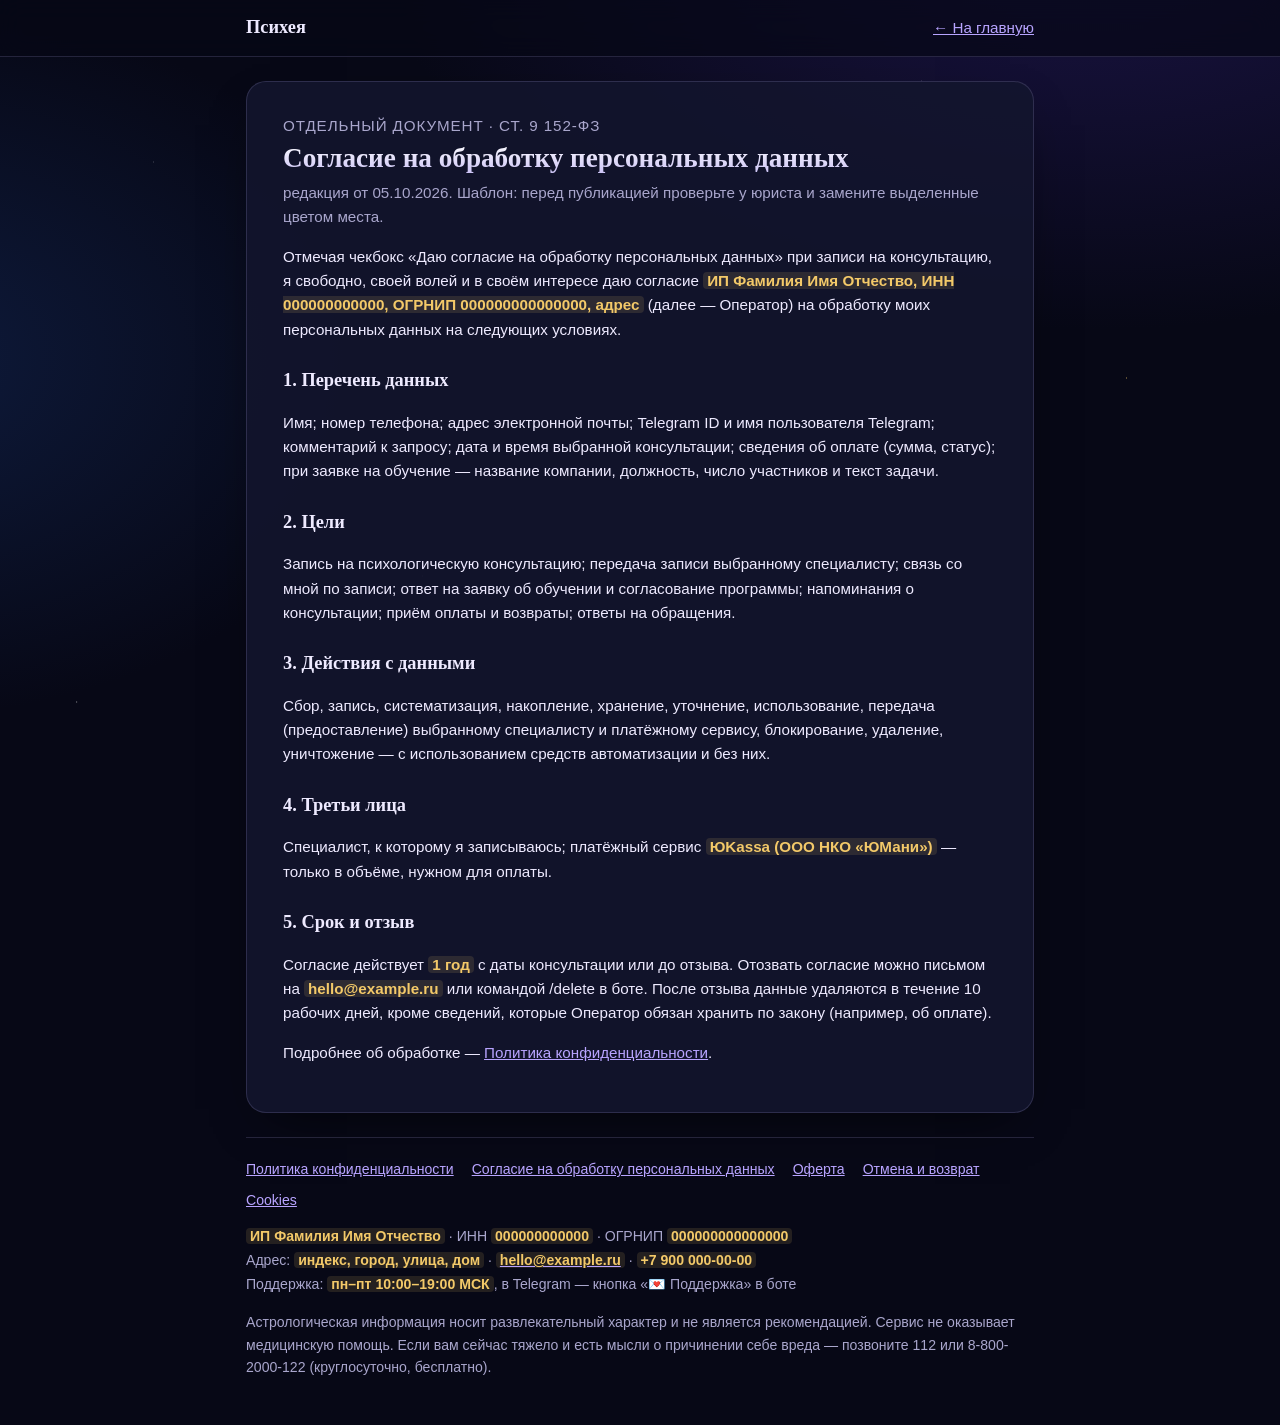
<file: consent.html>
<!doctype html>
<html lang="ru">
<head>
<meta charset="utf-8">
<meta name="viewport" content="width=device-width, initial-scale=1">
<title>Согласие на обработку персональных данных — Психея</title>
<link rel="stylesheet" href="legal.css">
</head>
<body>
<a class="skip" href="#doc">К тексту документа</a>
<header class="site-head"><div class="wrap">
  <a class="brand" href="./">Психея</a>
  <a class="back" href="./">← На главную</a>
</div></header>
<main id="doc" class="wrap">
<article class="doc">
<p class="eyebrow">Отдельный документ · ст. 9 152-ФЗ</p>
<h1>Согласие на обработку персональных данных</h1>
<p class="meta">редакция от 05.10.2026. Шаблон: перед публикацией проверьте у юриста и замените выделенные цветом места.</p>
<p>Отмечая чекбокс «Даю согласие на обработку персональных данных» при записи на консультацию, я свободно,
своей волей и в своём интересе даю согласие <mark>ИП Фамилия Имя Отчество, ИНН 000000000000, ОГРНИП 000000000000000, адрес</mark> (далее — Оператор) на обработку моих персональных данных
на следующих условиях.</p>

<h2>1. Перечень данных</h2>
<p>Имя; номер телефона; адрес электронной почты; Telegram ID и имя пользователя Telegram; комментарий к запросу;
дата и время выбранной консультации; сведения об оплате (сумма, статус); при заявке на обучение — название
компании, должность, число участников и текст задачи.</p>

<h2>2. Цели</h2>
<p>Запись на психологическую консультацию; передача записи выбранному специалисту; связь со мной по записи; ответ на заявку об обучении и согласование программы;
напоминания о консультации; приём оплаты и возвраты; ответы на обращения.</p>

<h2>3. Действия с данными</h2>
<p>Сбор, запись, систематизация, накопление, хранение, уточнение, использование, передача (предоставление)
выбранному специалисту и платёжному сервису, блокирование, удаление, уничтожение — с использованием средств
автоматизации и без них.</p>

<h2>4. Третьи лица</h2>
<p>Специалист, к которому я записываюсь; платёжный сервис <mark>ЮKassa (ООО НКО «ЮМани»)</mark> —
только в объёме, нужном для оплаты.</p>

<h2>5. Срок и отзыв</h2>
<p>Согласие действует <mark>1 год</mark> с даты консультации или до отзыва. Отозвать согласие можно письмом на
<mark>hello@example.ru</mark> или командой /delete в боте. После отзыва данные удаляются в течение 10 рабочих дней,
кроме сведений, которые Оператор обязан хранить по закону (например, об оплате).</p>

<p>Подробнее об обработке — <a href="privacy.html">Политика конфиденциальности</a>.</p>
</article>
</main>
<div class="wrap">
<footer class="site-foot">
  <nav class="doc-links" aria-label="Документы">
    <a href="privacy.html">Политика конфиденциальности</a>
    <a href="consent.html">Согласие на обработку персональных данных</a>
    <a href="terms.html">Оферта</a>
    <a href="refund.html">Отмена и возврат</a>
    <a href="cookies.html">Cookies</a>
  </nav>
  <p class="company">
    <mark>ИП Фамилия Имя Отчество</mark> · ИНН <mark>000000000000</mark> · ОГРНИП <mark>000000000000000</mark><br>
    Адрес: <mark>индекс, город, улица, дом</mark> · <a href="mailto:hello@example.ru"><mark>hello@example.ru</mark></a> ·
    <mark>+7 900 000-00-00</mark><br>
    Поддержка: <mark>пн–пт 10:00–19:00 МСК</mark>, в Telegram — кнопка «💌 Поддержка» в боте
  </p>
  <p>Астрологическая информация носит развлекательный характер и не является рекомендацией.
  Сервис не оказывает медицинскую помощь. Если вам сейчас тяжело и есть мысли о причинении себе вреда —
  позвоните 112 или 8-800-2000-122 (круглосуточно, бесплатно).</p>
</footer>
</div>
</body>
</html>
</file>
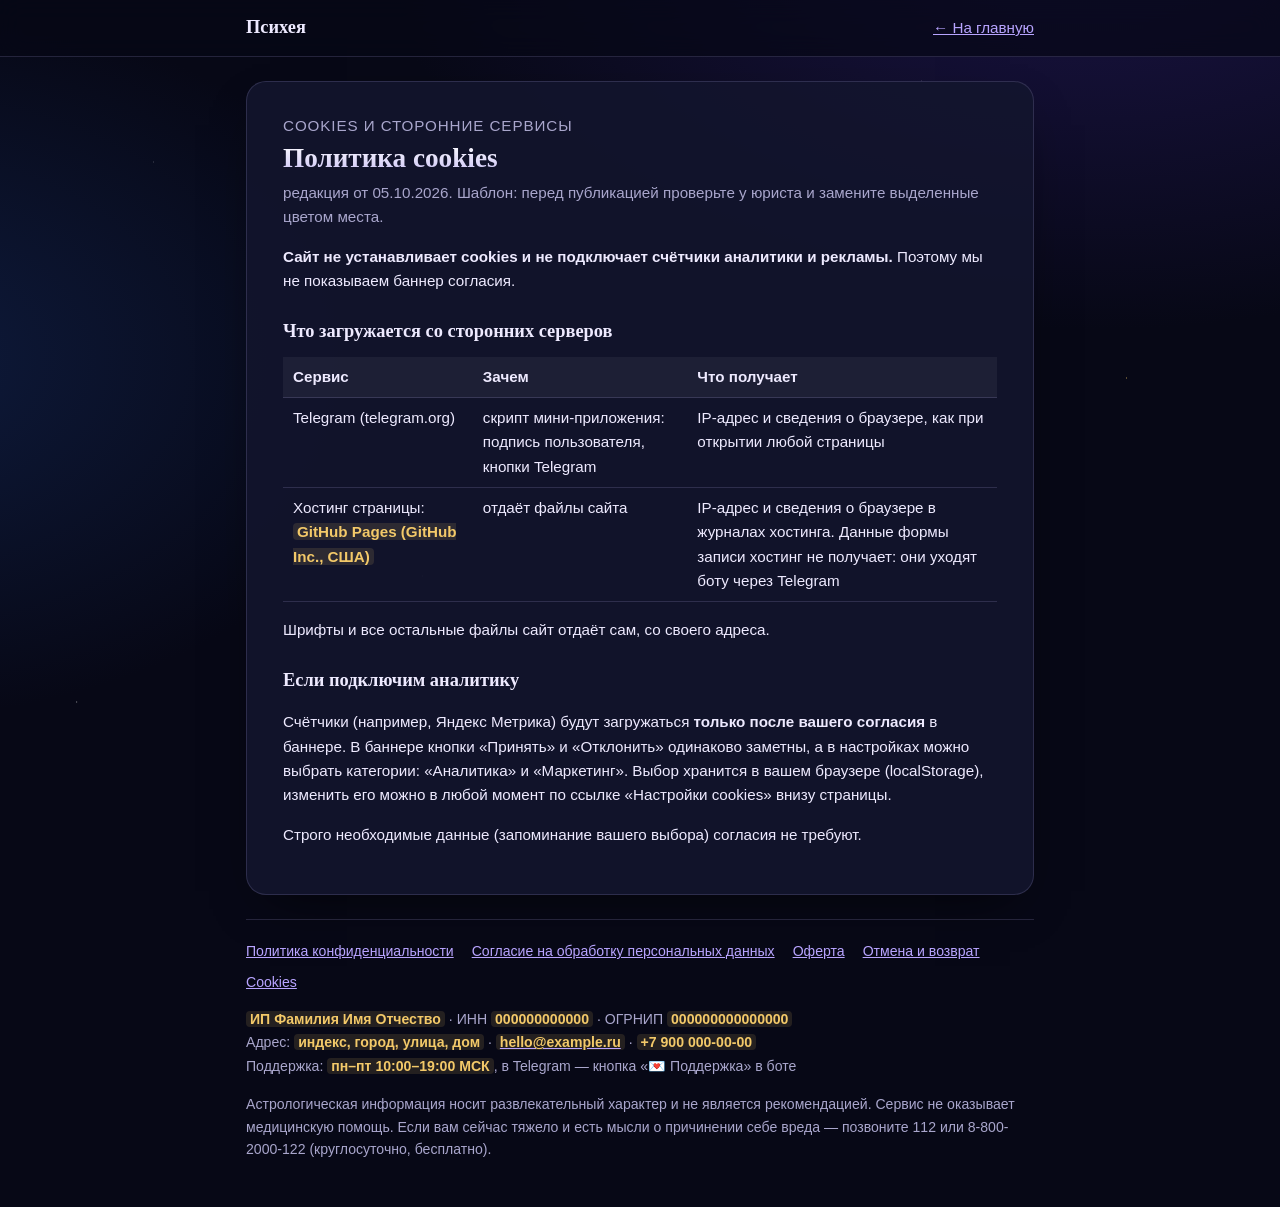
<file: cookies.html>
<!doctype html>
<html lang="ru">
<head>
<meta charset="utf-8">
<meta name="viewport" content="width=device-width, initial-scale=1">
<title>Политика cookies — Психея</title>
<link rel="stylesheet" href="legal.css">
</head>
<body>
<a class="skip" href="#doc">К тексту документа</a>
<header class="site-head"><div class="wrap">
  <a class="brand" href="./">Психея</a>
  <a class="back" href="./">← На главную</a>
</div></header>
<main id="doc" class="wrap">
<article class="doc">
<p class="eyebrow">Cookies и сторонние сервисы</p>
<h1>Политика cookies</h1>
<p class="meta">редакция от 05.10.2026. Шаблон: перед публикацией проверьте у юриста и замените выделенные цветом места.</p>
<p><b>Сайт не устанавливает cookies и не подключает счётчики аналитики и рекламы.</b>
Поэтому мы не показываем баннер согласия.</p>

<h2>Что загружается со сторонних серверов</h2>
<table>
<thead><tr><th>Сервис</th><th>Зачем</th><th>Что получает</th></tr></thead>
<tbody>
<tr><td data-label="Сервис">Telegram (telegram.org)</td><td data-label="Зачем">скрипт мини-приложения: подпись пользователя, кнопки Telegram</td><td data-label="Что получает">IP-адрес и сведения о браузере, как при открытии любой страницы</td></tr>
<tr><td data-label="Сервис">Хостинг страницы: <mark>GitHub Pages (GitHub Inc., США)</mark></td><td data-label="Зачем">отдаёт файлы сайта</td><td data-label="Что получает">IP-адрес и сведения о браузере в журналах хостинга. Данные формы записи хостинг не получает: они уходят боту через Telegram</td></tr>
</tbody>
</table>
<p>Шрифты и все остальные файлы сайт отдаёт сам, со своего адреса.</p>

<h2>Если подключим аналитику</h2>
<p>Счётчики (например, Яндекс Метрика) будут загружаться <b>только после вашего согласия</b> в баннере.
В баннере кнопки «Принять» и «Отклонить» одинаково заметны, а в настройках можно выбрать категории:
«Аналитика» и «Маркетинг». Выбор хранится в вашем браузере (localStorage), изменить его можно в любой момент
по ссылке «Настройки cookies» внизу страницы.</p>
<p>Строго необходимые данные (запоминание вашего выбора) согласия не требуют.</p>
</article>
</main>
<div class="wrap">
<footer class="site-foot">
  <nav class="doc-links" aria-label="Документы">
    <a href="privacy.html">Политика конфиденциальности</a>
    <a href="consent.html">Согласие на обработку персональных данных</a>
    <a href="terms.html">Оферта</a>
    <a href="refund.html">Отмена и возврат</a>
    <a href="cookies.html">Cookies</a>
  </nav>
  <p class="company">
    <mark>ИП Фамилия Имя Отчество</mark> · ИНН <mark>000000000000</mark> · ОГРНИП <mark>000000000000000</mark><br>
    Адрес: <mark>индекс, город, улица, дом</mark> · <a href="mailto:hello@example.ru"><mark>hello@example.ru</mark></a> ·
    <mark>+7 900 000-00-00</mark><br>
    Поддержка: <mark>пн–пт 10:00–19:00 МСК</mark>, в Telegram — кнопка «💌 Поддержка» в боте
  </p>
  <p>Астрологическая информация носит развлекательный характер и не является рекомендацией.
  Сервис не оказывает медицинскую помощь. Если вам сейчас тяжело и есть мысли о причинении себе вреда —
  позвоните 112 или 8-800-2000-122 (круглосуточно, бесплатно).</p>
</footer>
</div>
</body>
</html>
</file>
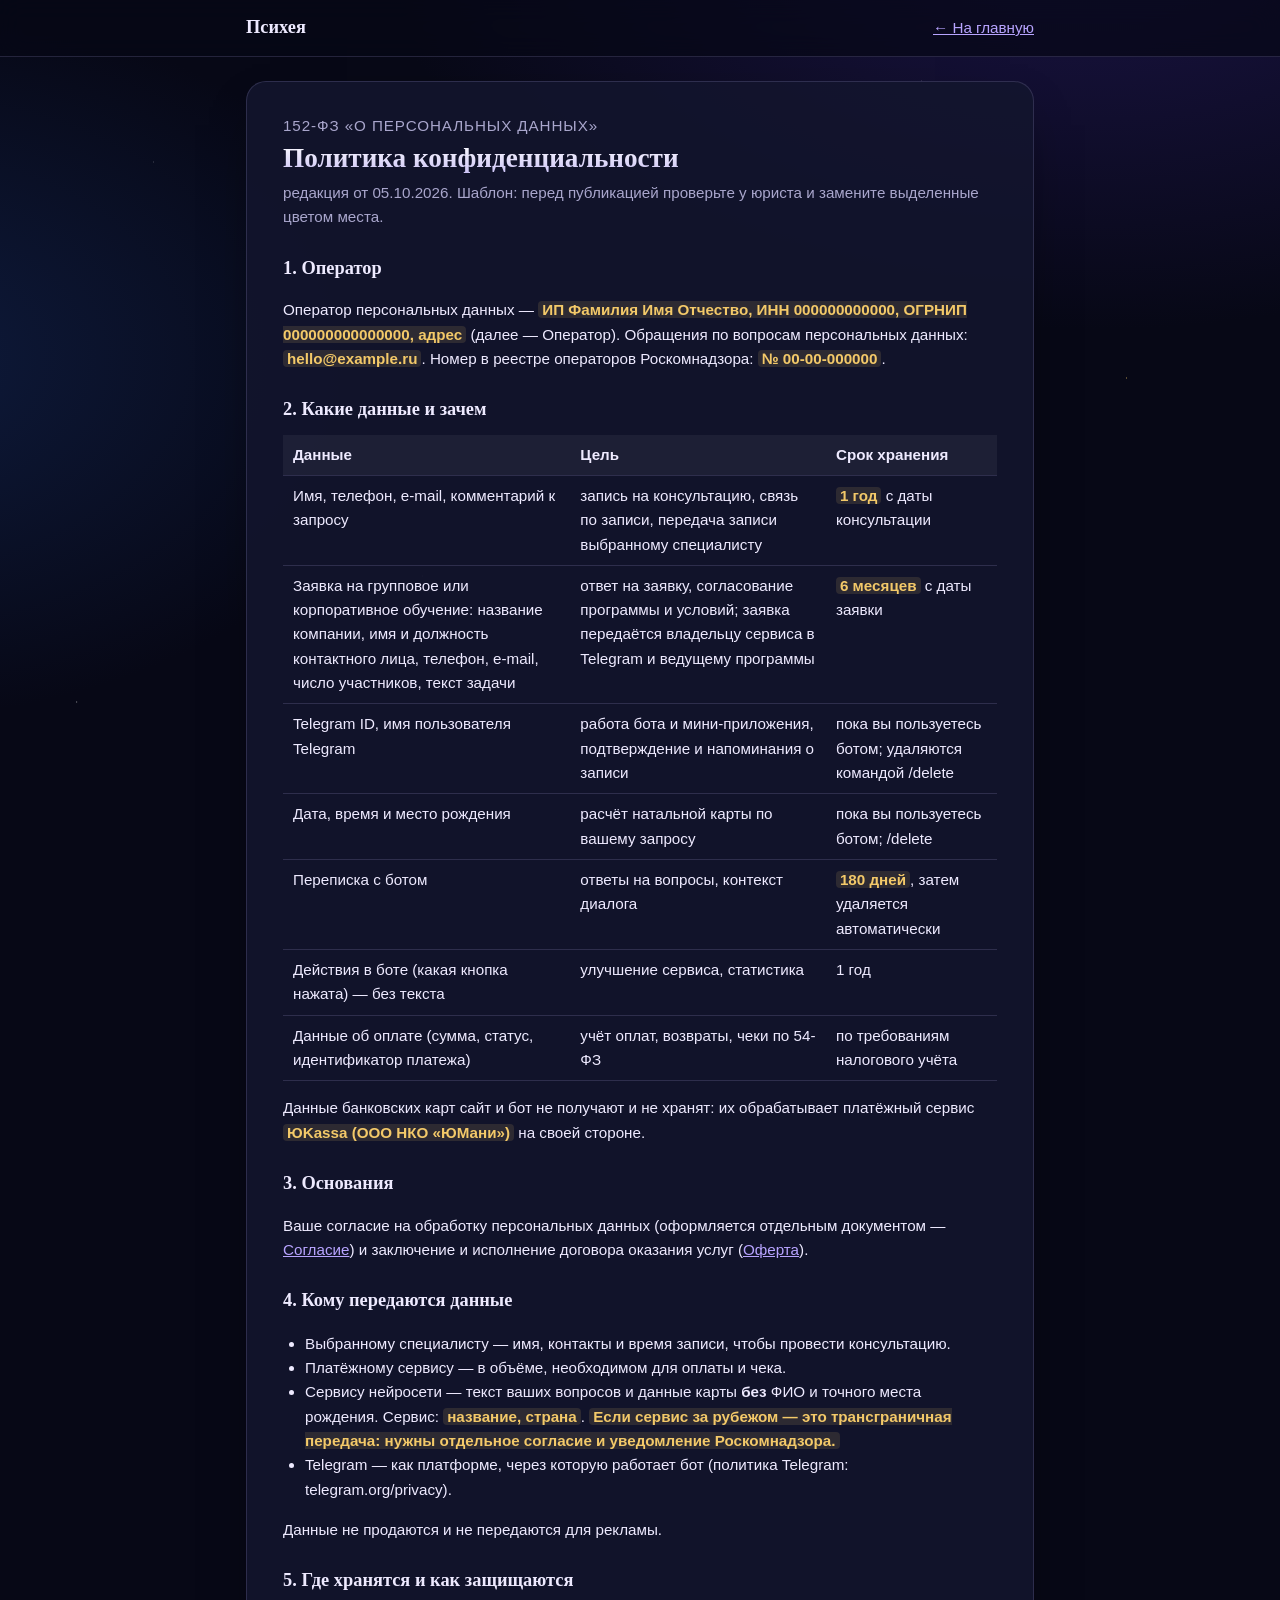
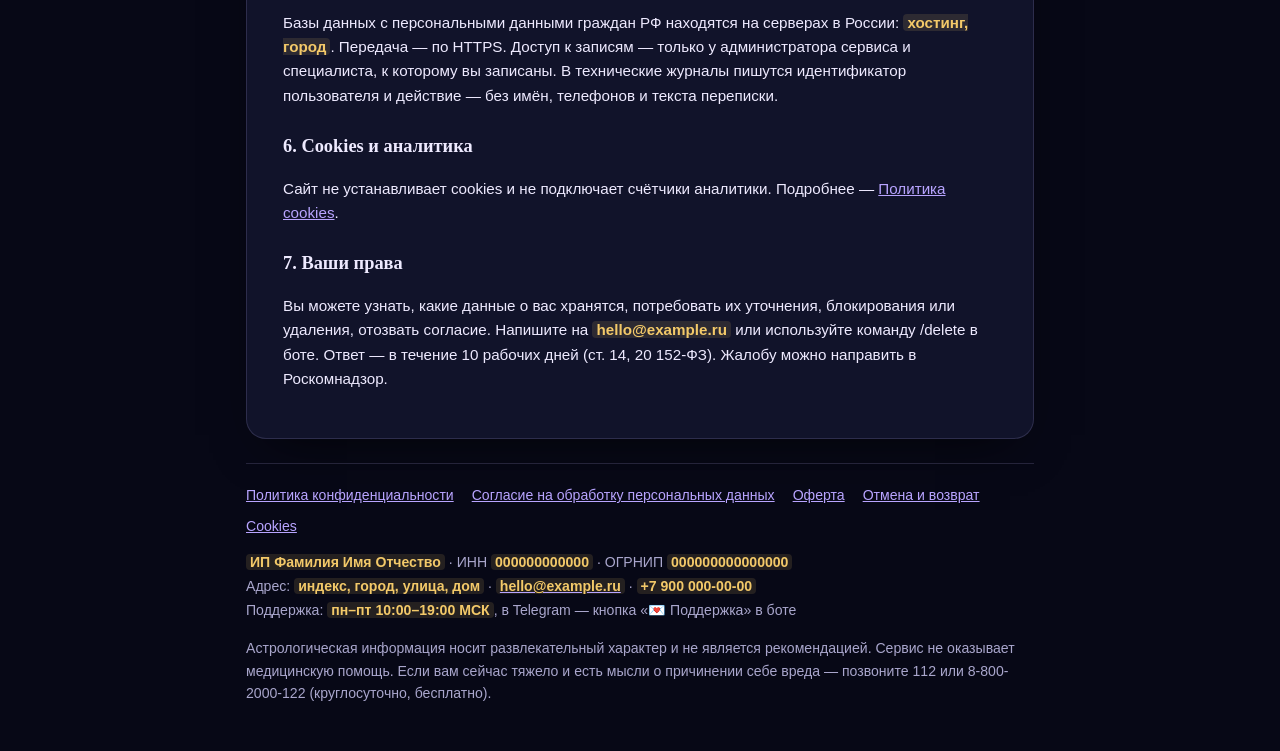
<file: privacy.html>
<!doctype html>
<html lang="ru">
<head>
<meta charset="utf-8">
<meta name="viewport" content="width=device-width, initial-scale=1">
<title>Политика конфиденциальности — Психея</title>
<link rel="stylesheet" href="legal.css">
</head>
<body>
<a class="skip" href="#doc">К тексту документа</a>
<header class="site-head"><div class="wrap">
  <a class="brand" href="./">Психея</a>
  <a class="back" href="./">← На главную</a>
</div></header>
<main id="doc" class="wrap">
<article class="doc">
<p class="eyebrow">152-ФЗ «О персональных данных»</p>
<h1>Политика конфиденциальности</h1>
<p class="meta">редакция от 05.10.2026. Шаблон: перед публикацией проверьте у юриста и замените выделенные цветом места.</p>
<h2>1. Оператор</h2>
<p>Оператор персональных данных — <mark>ИП Фамилия Имя Отчество, ИНН 000000000000, ОГРНИП 000000000000000, адрес</mark> (далее — Оператор). Обращения по вопросам персональных данных:
<mark>hello@example.ru</mark>. Номер в реестре операторов Роскомнадзора: <mark>№ 00-00-000000</mark>.</p>

<h2>2. Какие данные и зачем</h2>
<table>
<thead><tr><th>Данные</th><th>Цель</th><th>Срок хранения</th></tr></thead>
<tbody>
<tr><td data-label="Данные">Имя, телефон, e-mail, комментарий к запросу</td><td data-label="Цель">запись на консультацию, связь по записи, передача записи выбранному специалисту</td><td data-label="Срок хранения"><mark>1 год</mark> с даты консультации</td></tr>
<tr><td data-label="Данные">Заявка на групповое или корпоративное обучение: название компании, имя и должность контактного лица, телефон, e-mail, число участников, текст задачи</td><td data-label="Цель">ответ на заявку, согласование программы и условий; заявка передаётся владельцу сервиса в Telegram и ведущему программы</td><td data-label="Срок хранения"><mark>6 месяцев</mark> с даты заявки</td></tr>
<tr><td data-label="Данные">Telegram ID, имя пользователя Telegram</td><td data-label="Цель">работа бота и мини-приложения, подтверждение и напоминания о записи</td><td data-label="Срок хранения">пока вы пользуетесь ботом; удаляются командой /delete</td></tr>
<tr><td data-label="Данные">Дата, время и место рождения</td><td data-label="Цель">расчёт натальной карты по вашему запросу</td><td data-label="Срок хранения">пока вы пользуетесь ботом; /delete</td></tr>
<tr><td data-label="Данные">Переписка с ботом</td><td data-label="Цель">ответы на вопросы, контекст диалога</td><td data-label="Срок хранения"><mark>180 дней</mark>, затем удаляется автоматически</td></tr>
<tr><td data-label="Данные">Действия в боте (какая кнопка нажата) — без текста</td><td data-label="Цель">улучшение сервиса, статистика</td><td data-label="Срок хранения">1 год</td></tr>
<tr><td data-label="Данные">Данные об оплате (сумма, статус, идентификатор платежа)</td><td data-label="Цель">учёт оплат, возвраты, чеки по 54-ФЗ</td><td data-label="Срок хранения">по требованиям налогового учёта</td></tr>
</tbody>
</table>
<p>Данные банковских карт сайт и бот не получают и не хранят: их обрабатывает платёжный сервис
<mark>ЮKassa (ООО НКО «ЮМани»)</mark> на своей стороне.</p>

<h2>3. Основания</h2>
<p>Ваше согласие на обработку персональных данных (оформляется отдельным документом — <a href="consent.html">Согласие</a>)
и заключение и исполнение договора оказания услуг (<a href="terms.html">Оферта</a>).</p>

<h2>4. Кому передаются данные</h2>
<ul>
<li>Выбранному специалисту — имя, контакты и время записи, чтобы провести консультацию.</li>
<li>Платёжному сервису — в объёме, необходимом для оплаты и чека.</li>
<li>Сервису нейросети — текст ваших вопросов и данные карты <b>без</b> ФИО и точного места рождения.
Сервис: <mark>название, страна</mark>. <mark>Если сервис за рубежом — это трансграничная передача: нужны
отдельное согласие и уведомление Роскомнадзора.</mark></li>
<li>Telegram — как платформе, через которую работает бот (политика Telegram: telegram.org/privacy).</li>
</ul>
<p>Данные не продаются и не передаются для рекламы.</p>

<h2>5. Где хранятся и как защищаются</h2>
<p>Базы данных с персональными данными граждан РФ находятся на серверах в России: <mark>хостинг, город</mark>.
Передача — по HTTPS. Доступ к записям — только у администратора сервиса и специалиста, к которому вы записаны.
В технические журналы пишутся идентификатор пользователя и действие — без имён, телефонов и текста переписки.</p>

<h2>6. Cookies и аналитика</h2>
<p>Сайт не устанавливает cookies и не подключает счётчики аналитики. Подробнее — <a href="cookies.html">Политика cookies</a>.</p>

<h2>7. Ваши права</h2>
<p>Вы можете узнать, какие данные о вас хранятся, потребовать их уточнения, блокирования или удаления, отозвать
согласие. Напишите на <mark>hello@example.ru</mark> или используйте команду /delete в боте. Ответ — в течение 10 рабочих дней
(ст. 14, 20 152-ФЗ). Жалобу можно направить в Роскомнадзор.</p>
</article>
</main>
<div class="wrap">
<footer class="site-foot">
  <nav class="doc-links" aria-label="Документы">
    <a href="privacy.html">Политика конфиденциальности</a>
    <a href="consent.html">Согласие на обработку персональных данных</a>
    <a href="terms.html">Оферта</a>
    <a href="refund.html">Отмена и возврат</a>
    <a href="cookies.html">Cookies</a>
  </nav>
  <p class="company">
    <mark>ИП Фамилия Имя Отчество</mark> · ИНН <mark>000000000000</mark> · ОГРНИП <mark>000000000000000</mark><br>
    Адрес: <mark>индекс, город, улица, дом</mark> · <a href="mailto:hello@example.ru"><mark>hello@example.ru</mark></a> ·
    <mark>+7 900 000-00-00</mark><br>
    Поддержка: <mark>пн–пт 10:00–19:00 МСК</mark>, в Telegram — кнопка «💌 Поддержка» в боте
  </p>
  <p>Астрологическая информация носит развлекательный характер и не является рекомендацией.
  Сервис не оказывает медицинскую помощь. Если вам сейчас тяжело и есть мысли о причинении себе вреда —
  позвоните 112 или 8-800-2000-122 (круглосуточно, бесплатно).</p>
</footer>
</div>
</body>
</html>
</file>
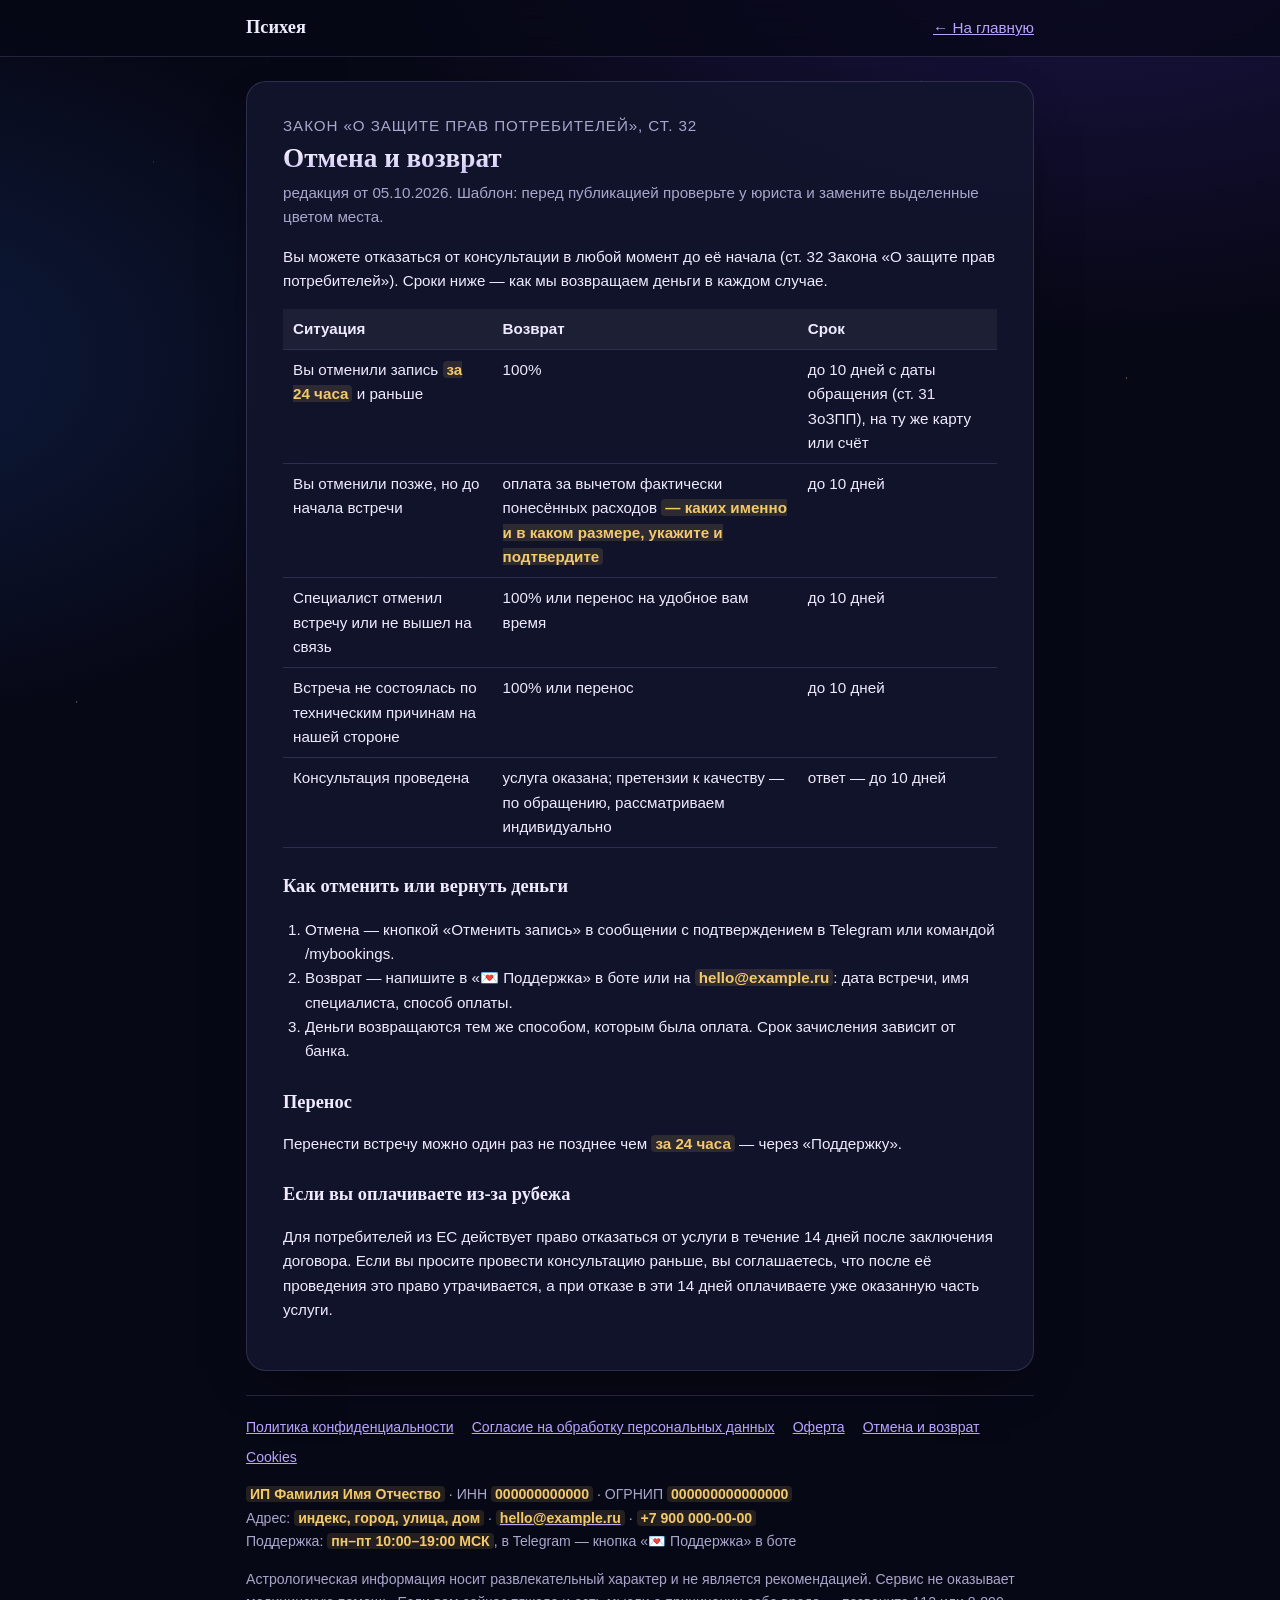
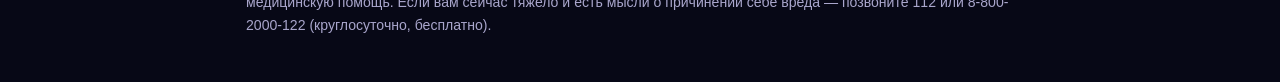
<file: refund.html>
<!doctype html>
<html lang="ru">
<head>
<meta charset="utf-8">
<meta name="viewport" content="width=device-width, initial-scale=1">
<title>Отмена и возврат — Психея</title>
<link rel="stylesheet" href="legal.css">
</head>
<body>
<a class="skip" href="#doc">К тексту документа</a>
<header class="site-head"><div class="wrap">
  <a class="brand" href="./">Психея</a>
  <a class="back" href="./">← На главную</a>
</div></header>
<main id="doc" class="wrap">
<article class="doc">
<p class="eyebrow">Закон «О защите прав потребителей», ст. 32</p>
<h1>Отмена и возврат</h1>
<p class="meta">редакция от 05.10.2026. Шаблон: перед публикацией проверьте у юриста и замените выделенные цветом места.</p>
<p>Вы можете отказаться от консультации в любой момент до её начала (ст. 32 Закона «О защите прав
потребителей»). Сроки ниже — как мы возвращаем деньги в каждом случае.</p>

<table>
<thead><tr><th>Ситуация</th><th>Возврат</th><th>Срок</th></tr></thead>
<tbody>
<tr><td data-label="Ситуация">Вы отменили запись <mark>за 24 часа</mark> и раньше</td><td data-label="Возврат">100%</td><td data-label="Срок">до 10 дней с даты обращения (ст. 31 ЗоЗПП), на ту же карту или счёт</td></tr>
<tr><td data-label="Ситуация">Вы отменили позже, но до начала встречи</td><td data-label="Возврат">оплата за вычетом фактически понесённых расходов <mark>— каких именно и в каком размере, укажите и подтвердите</mark></td><td data-label="Срок">до 10 дней</td></tr>
<tr><td data-label="Ситуация">Специалист отменил встречу или не вышел на связь</td><td data-label="Возврат">100% или перенос на удобное вам время</td><td data-label="Срок">до 10 дней</td></tr>
<tr><td data-label="Ситуация">Встреча не состоялась по техническим причинам на нашей стороне</td><td data-label="Возврат">100% или перенос</td><td data-label="Срок">до 10 дней</td></tr>
<tr><td data-label="Ситуация">Консультация проведена</td><td data-label="Возврат">услуга оказана; претензии к качеству — по обращению, рассматриваем индивидуально</td><td data-label="Срок">ответ — до 10 дней</td></tr>
</tbody>
</table>

<h2>Как отменить или вернуть деньги</h2>
<ol>
<li>Отмена — кнопкой «Отменить запись» в сообщении с подтверждением в Telegram или командой /mybookings.</li>
<li>Возврат — напишите в «💌 Поддержка» в боте или на <mark>hello@example.ru</mark>: дата встречи, имя специалиста, способ оплаты.</li>
<li>Деньги возвращаются тем же способом, которым была оплата. Срок зачисления зависит от банка.</li>
</ol>

<h2>Перенос</h2>
<p>Перенести встречу можно один раз не позднее чем <mark>за 24 часа</mark> — через «Поддержку».</p>

<h2>Если вы оплачиваете из-за рубежа</h2>
<p>Для потребителей из ЕС действует право отказаться от услуги в течение 14 дней после заключения договора.
Если вы просите провести консультацию раньше, вы соглашаетесь, что после её проведения это право утрачивается,
а при отказе в эти 14 дней оплачиваете уже оказанную часть услуги.</p>
</article>
</main>
<div class="wrap">
<footer class="site-foot">
  <nav class="doc-links" aria-label="Документы">
    <a href="privacy.html">Политика конфиденциальности</a>
    <a href="consent.html">Согласие на обработку персональных данных</a>
    <a href="terms.html">Оферта</a>
    <a href="refund.html">Отмена и возврат</a>
    <a href="cookies.html">Cookies</a>
  </nav>
  <p class="company">
    <mark>ИП Фамилия Имя Отчество</mark> · ИНН <mark>000000000000</mark> · ОГРНИП <mark>000000000000000</mark><br>
    Адрес: <mark>индекс, город, улица, дом</mark> · <a href="mailto:hello@example.ru"><mark>hello@example.ru</mark></a> ·
    <mark>+7 900 000-00-00</mark><br>
    Поддержка: <mark>пн–пт 10:00–19:00 МСК</mark>, в Telegram — кнопка «💌 Поддержка» в боте
  </p>
  <p>Астрологическая информация носит развлекательный характер и не является рекомендацией.
  Сервис не оказывает медицинскую помощь. Если вам сейчас тяжело и есть мысли о причинении себе вреда —
  позвоните 112 или 8-800-2000-122 (круглосуточно, бесплатно).</p>
</footer>
</div>
</body>
</html>
</file>
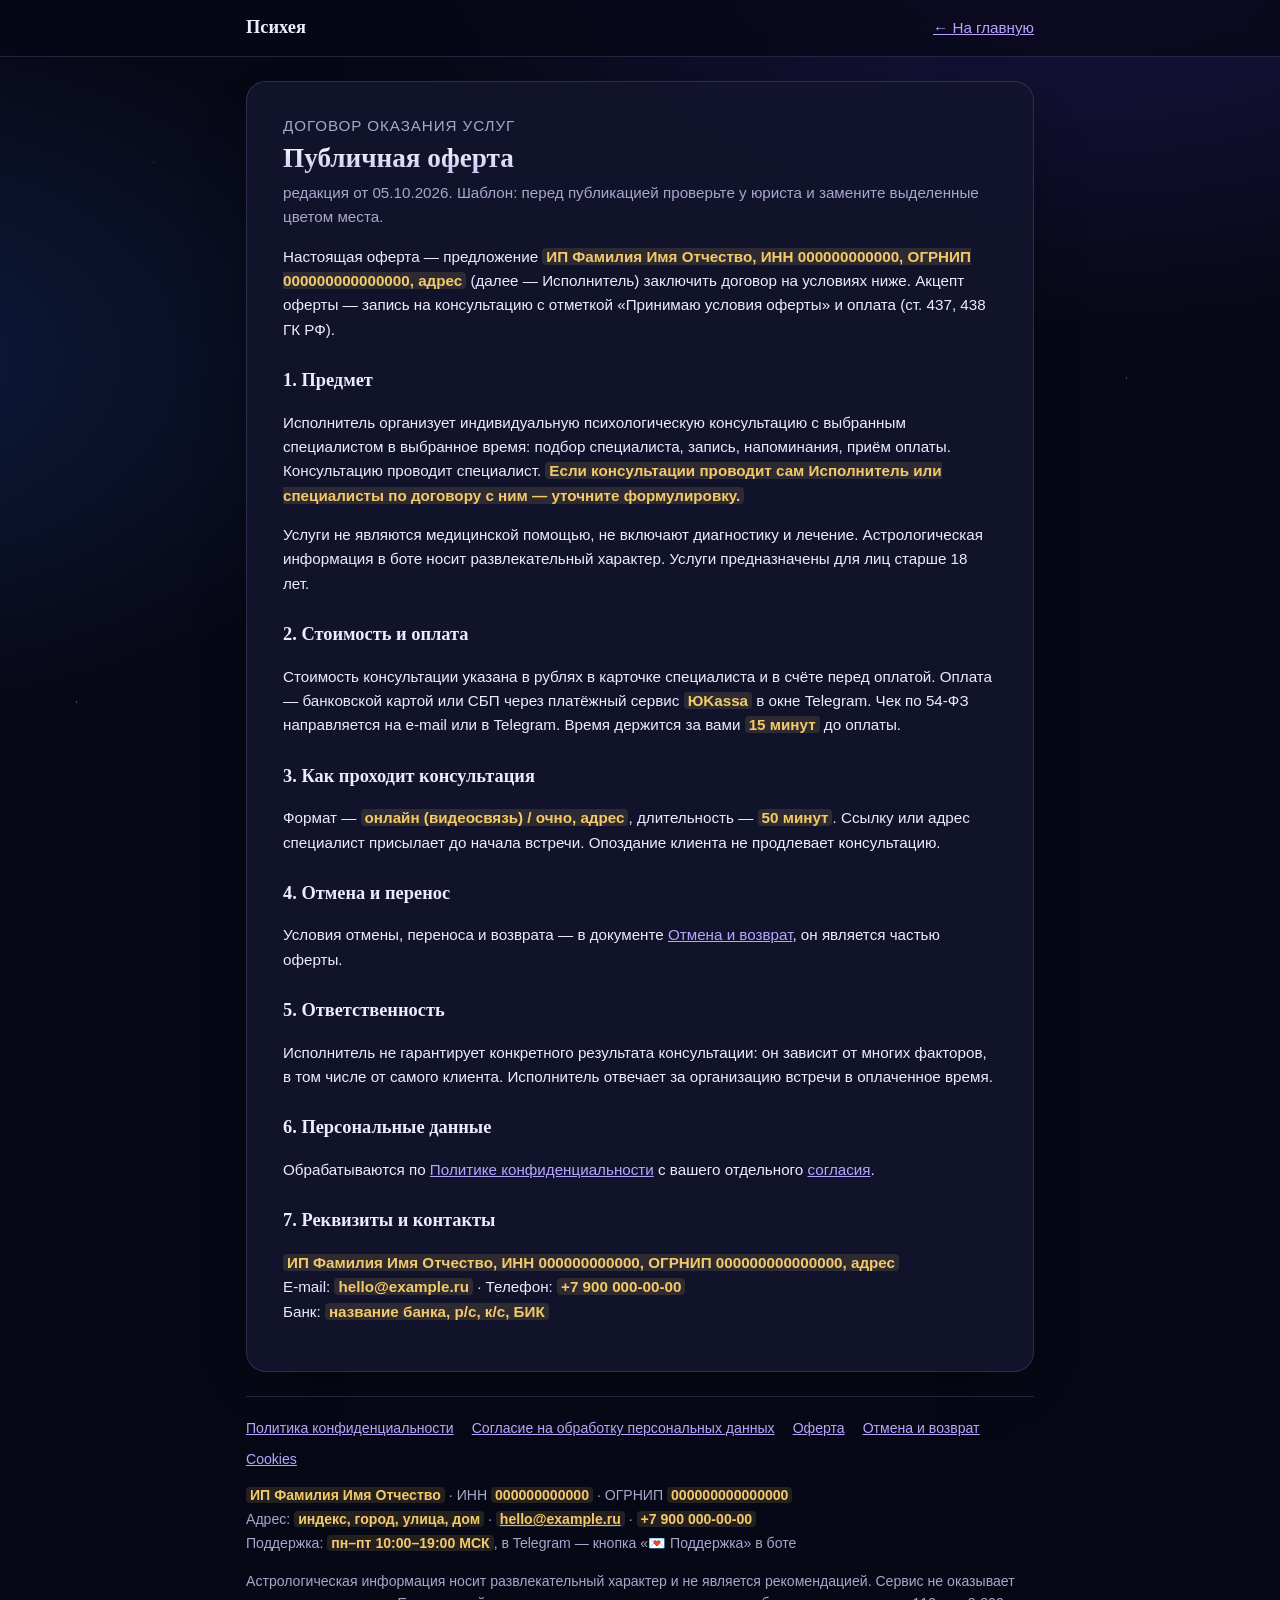
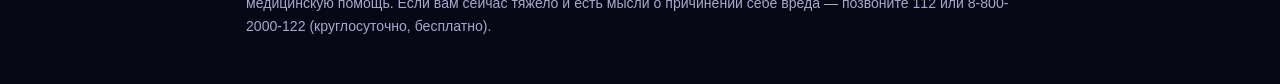
<file: terms.html>
<!doctype html>
<html lang="ru">
<head>
<meta charset="utf-8">
<meta name="viewport" content="width=device-width, initial-scale=1">
<title>Публичная оферта — Психея</title>
<link rel="stylesheet" href="legal.css">
</head>
<body>
<a class="skip" href="#doc">К тексту документа</a>
<header class="site-head"><div class="wrap">
  <a class="brand" href="./">Психея</a>
  <a class="back" href="./">← На главную</a>
</div></header>
<main id="doc" class="wrap">
<article class="doc">
<p class="eyebrow">Договор оказания услуг</p>
<h1>Публичная оферта</h1>
<p class="meta">редакция от 05.10.2026. Шаблон: перед публикацией проверьте у юриста и замените выделенные цветом места.</p>
<p>Настоящая оферта — предложение <mark>ИП Фамилия Имя Отчество, ИНН 000000000000, ОГРНИП 000000000000000, адрес</mark> (далее — Исполнитель) заключить договор на условиях ниже.
Акцепт оферты — запись на консультацию с отметкой «Принимаю условия оферты» и оплата (ст. 437, 438 ГК РФ).</p>

<h2>1. Предмет</h2>
<p>Исполнитель организует индивидуальную психологическую консультацию с выбранным специалистом в выбранное
время: подбор специалиста, запись, напоминания, приём оплаты. Консультацию проводит специалист.
<mark>Если консультации проводит сам Исполнитель или специалисты по договору с ним — уточните формулировку.</mark></p>
<p>Услуги не являются медицинской помощью, не включают диагностику и лечение. Астрологическая информация в боте
носит развлекательный характер. Услуги предназначены для лиц старше 18 лет.</p>

<h2>2. Стоимость и оплата</h2>
<p>Стоимость консультации указана в рублях в карточке специалиста и в счёте перед оплатой. Оплата — банковской
картой или СБП через платёжный сервис <mark>ЮKassa</mark> в окне Telegram. Чек по 54-ФЗ направляется
на e-mail или в Telegram. Время держится за вами <mark>15 минут</mark> до оплаты.</p>

<h2>3. Как проходит консультация</h2>
<p>Формат — <mark>онлайн (видеосвязь) / очно, адрес</mark>, длительность — <mark>50 минут</mark>.
Ссылку или адрес специалист присылает до начала встречи. Опоздание клиента не продлевает консультацию.</p>

<h2>4. Отмена и перенос</h2>
<p>Условия отмены, переноса и возврата — в документе <a href="refund.html">Отмена и возврат</a>, он является
частью оферты.</p>

<h2>5. Ответственность</h2>
<p>Исполнитель не гарантирует конкретного результата консультации: он зависит от многих факторов,
в том числе от самого клиента. Исполнитель отвечает за организацию встречи в оплаченное время.</p>

<h2>6. Персональные данные</h2>
<p>Обрабатываются по <a href="privacy.html">Политике конфиденциальности</a> с вашего отдельного
<a href="consent.html">согласия</a>.</p>

<h2>7. Реквизиты и контакты</h2>
<p><mark>ИП Фамилия Имя Отчество, ИНН 000000000000, ОГРНИП 000000000000000, адрес</mark><br>E-mail: <mark>hello@example.ru</mark> · Телефон: <mark>+7 900 000-00-00</mark><br>
Банк: <mark>название банка, р/с, к/с, БИК</mark></p>
</article>
</main>
<div class="wrap">
<footer class="site-foot">
  <nav class="doc-links" aria-label="Документы">
    <a href="privacy.html">Политика конфиденциальности</a>
    <a href="consent.html">Согласие на обработку персональных данных</a>
    <a href="terms.html">Оферта</a>
    <a href="refund.html">Отмена и возврат</a>
    <a href="cookies.html">Cookies</a>
  </nav>
  <p class="company">
    <mark>ИП Фамилия Имя Отчество</mark> · ИНН <mark>000000000000</mark> · ОГРНИП <mark>000000000000000</mark><br>
    Адрес: <mark>индекс, город, улица, дом</mark> · <a href="mailto:hello@example.ru"><mark>hello@example.ru</mark></a> ·
    <mark>+7 900 000-00-00</mark><br>
    Поддержка: <mark>пн–пт 10:00–19:00 МСК</mark>, в Telegram — кнопка «💌 Поддержка» в боте
  </p>
  <p>Астрологическая информация носит развлекательный характер и не является рекомендацией.
  Сервис не оказывает медицинскую помощь. Если вам сейчас тяжело и есть мысли о причинении себе вреда —
  позвоните 112 или 8-800-2000-122 (круглосуточно, бесплатно).</p>
</footer>
</div>
</body>
</html>
</file>
<file: legal.css>
/* Юридические страницы «Психеи»: те же цвета, что у главной, без внешних шрифтов. */
:root {
  --bg: #070816; --surface: rgba(19, 21, 46, .86); --surface-2: rgba(255, 255, 255, .05); --ink: #EEEAFF; --muted: #A9A6CC;
  --line: rgba(196, 186, 255, .16); --accent: #B8A4FF; --warm: #F3C969; --warm-soft: rgba(243, 201, 105, .12);
  --display: Georgia, "Times New Roman", serif;
  --body: -apple-system, BlinkMacSystemFont, "Segoe UI", Roboto, "Helvetica Neue", Arial, sans-serif;
  color-scheme: dark;
}
/* Ночное небо как на главной: туманности и звёзды — только CSS, без скриптов и внешних файлов */
html {
  background:
    radial-gradient(1px 1px at 12% 18%, rgba(255,255,255,.8), transparent 60%),
    radial-gradient(1px 1px at 72% 9%, rgba(255,255,255,.7), transparent 60%),
    radial-gradient(1.5px 1.5px at 88% 42%, rgba(243,201,105,.8), transparent 60%),
    radial-gradient(1px 1px at 33% 64%, rgba(255,255,255,.6), transparent 60%),
    radial-gradient(1px 1px at 55% 84%, rgba(184,164,255,.8), transparent 60%),
    radial-gradient(1.5px 1.5px at 6% 78%, rgba(255,255,255,.7), transparent 60%),
    radial-gradient(1200px 700px at 85% -10%, #1B1446 0%, transparent 60%),
    radial-gradient(900px 600px at -10% 40%, #0E1B3D 0%, transparent 60%),
    #070816;
  background-attachment: fixed;
}
* { box-sizing: border-box; }
body { margin: 0; background: transparent; color: var(--ink); font-family: var(--body); line-height: 1.6; }
.wrap { max-width: 820px; margin: 0 auto; padding-inline: 16px; }
a { color: var(--accent); }
:focus-visible { outline: 2px solid var(--accent); outline-offset: 2px; border-radius: 4px; }
.skip { position: absolute; left: -9999px; }
.skip:focus { left: 16px; top: 8px; background: var(--surface); padding: 8px 12px; z-index: 10; }
.site-head { border-bottom: 1px solid var(--line); background: rgba(7, 8, 22, .7); backdrop-filter: blur(12px); -webkit-backdrop-filter: blur(12px); }
.site-head .wrap { display: flex; justify-content: space-between; align-items: center; min-height: 56px; }
.brand { font-family: var(--display); font-weight: 700; font-size: 1.15rem; color: var(--ink); text-decoration: none; }
.back { font-size: .95rem; }
.doc { background: var(--surface); border: 1px solid var(--line); border-radius: 20px; box-shadow: 0 20px 50px -24px rgba(0,0,0,.8); padding: 24px 20px; margin: 24px 0; }
.doc h1 { background: linear-gradient(180deg, #FFFFFF, #C9C0F5); -webkit-background-clip: text; background-clip: text; color: transparent; font-family: var(--display); font-size: 1.7rem; line-height: 1.2; margin: 4px 0 6px; }
.doc h2 { font-family: var(--display); font-size: 1.15rem; margin: 24px 0 6px; }
.eyebrow { margin: 0; font-size: .78rem; letter-spacing: .06em; text-transform: uppercase; color: var(--muted); }
.meta { color: var(--muted); font-size: .9rem; margin-top: 0; }
.doc p, .doc li, .doc td, .doc th { font-size: .95rem; }
.doc ul, .doc ol { padding-left: 22px; }
table { width: 100%; border-collapse: collapse; margin: 10px 0; }
th, td { text-align: left; vertical-align: top; padding: 8px 10px; border-bottom: 1px solid var(--line); }
th { background: var(--surface-2); font-weight: 600; }
mark { background: var(--warm-soft); color: var(--warm); padding: 0 4px; border-radius: 4px; font-weight: 600; }
.site-foot { border-top: 1px solid var(--line); padding: 20px 0 32px; color: var(--muted); font-size: .88rem; }
.doc-links { display: flex; flex-wrap: wrap; gap: 8px 18px; margin-bottom: 10px; }
.company { line-height: 1.7; }
@media (min-width: 720px) { .doc { padding: 32px 36px; } }
@media (max-width: 599px) {
  table, tbody, tr, td { display: block; width: 100%; }
  thead { position: absolute; left: -9999px; }
  tr { border: 1px solid var(--line); border-radius: 12px; padding: 6px 12px; margin-bottom: 10px; }
  td { border: none; padding: 4px 0; }
  td::before { content: attr(data-label); display: block; font-size: .78rem; color: var(--muted);
               text-transform: uppercase; letter-spacing: .04em; }
}
</file>
